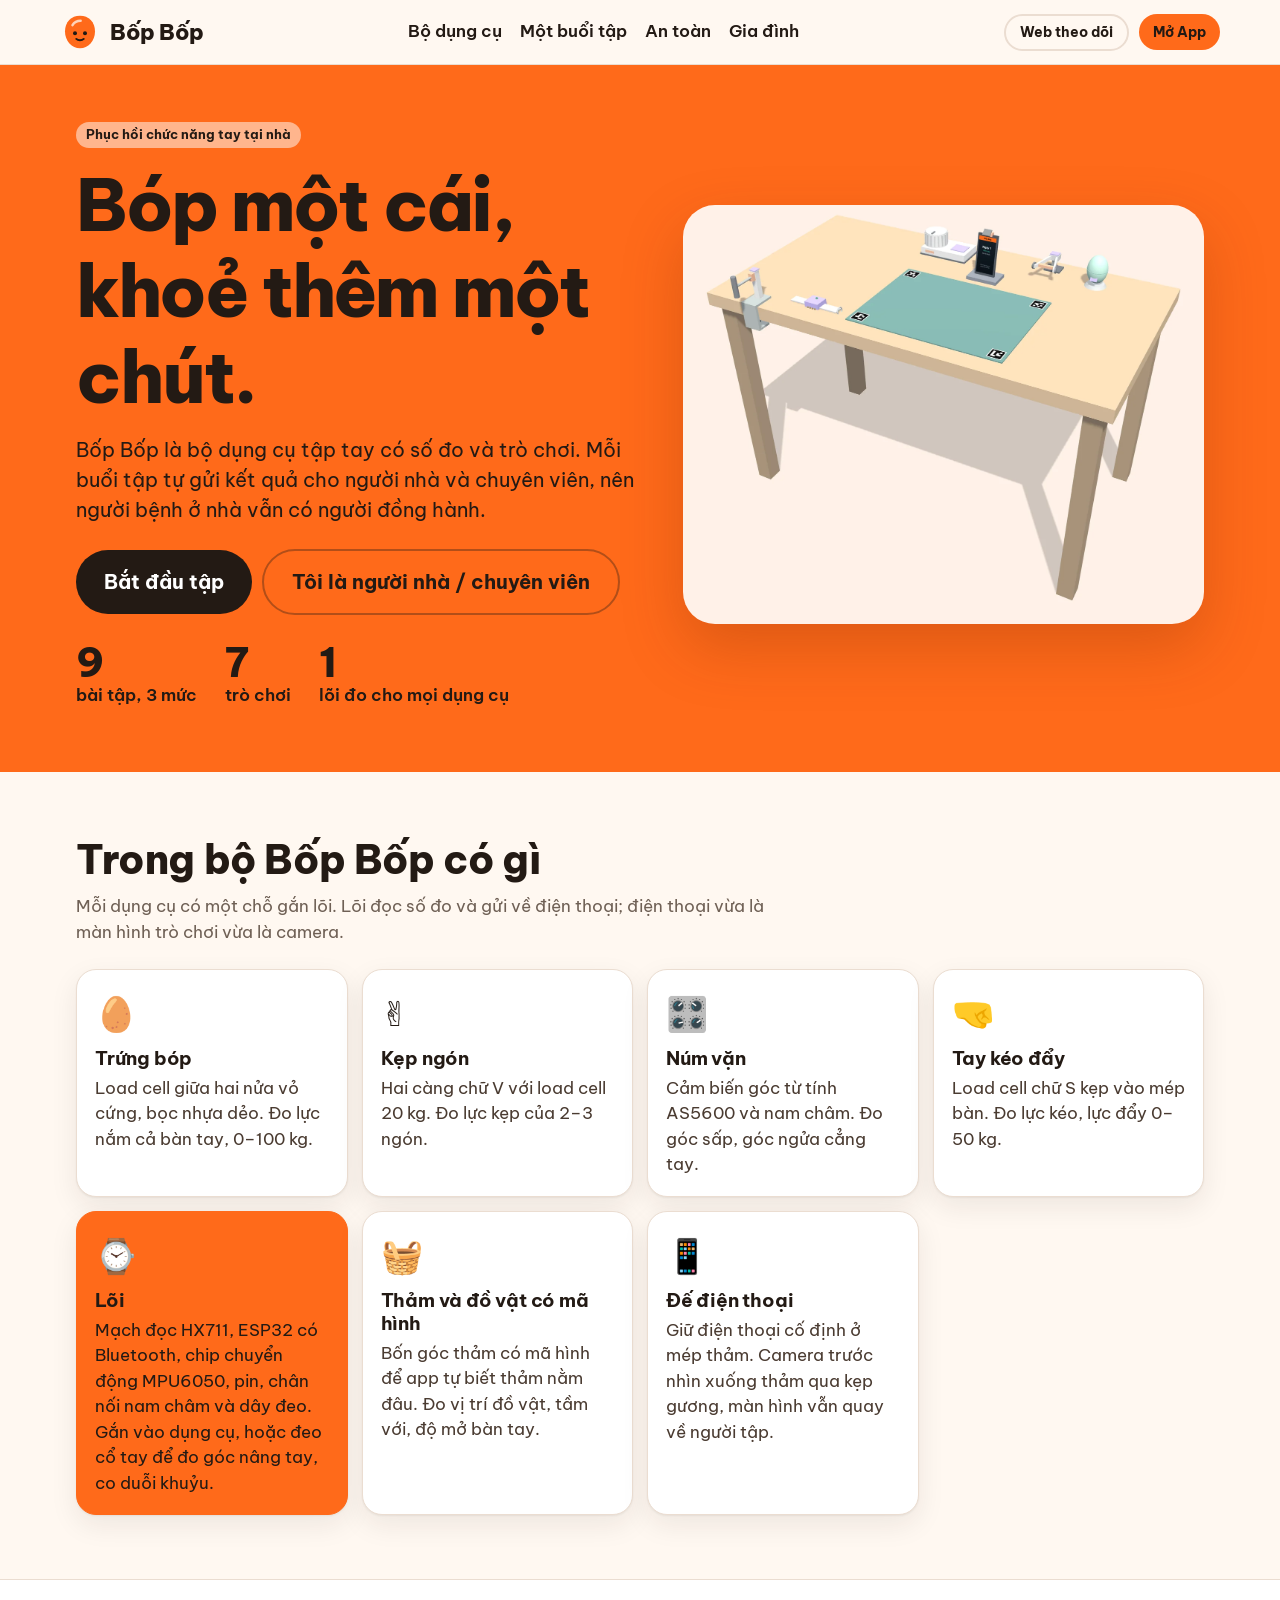
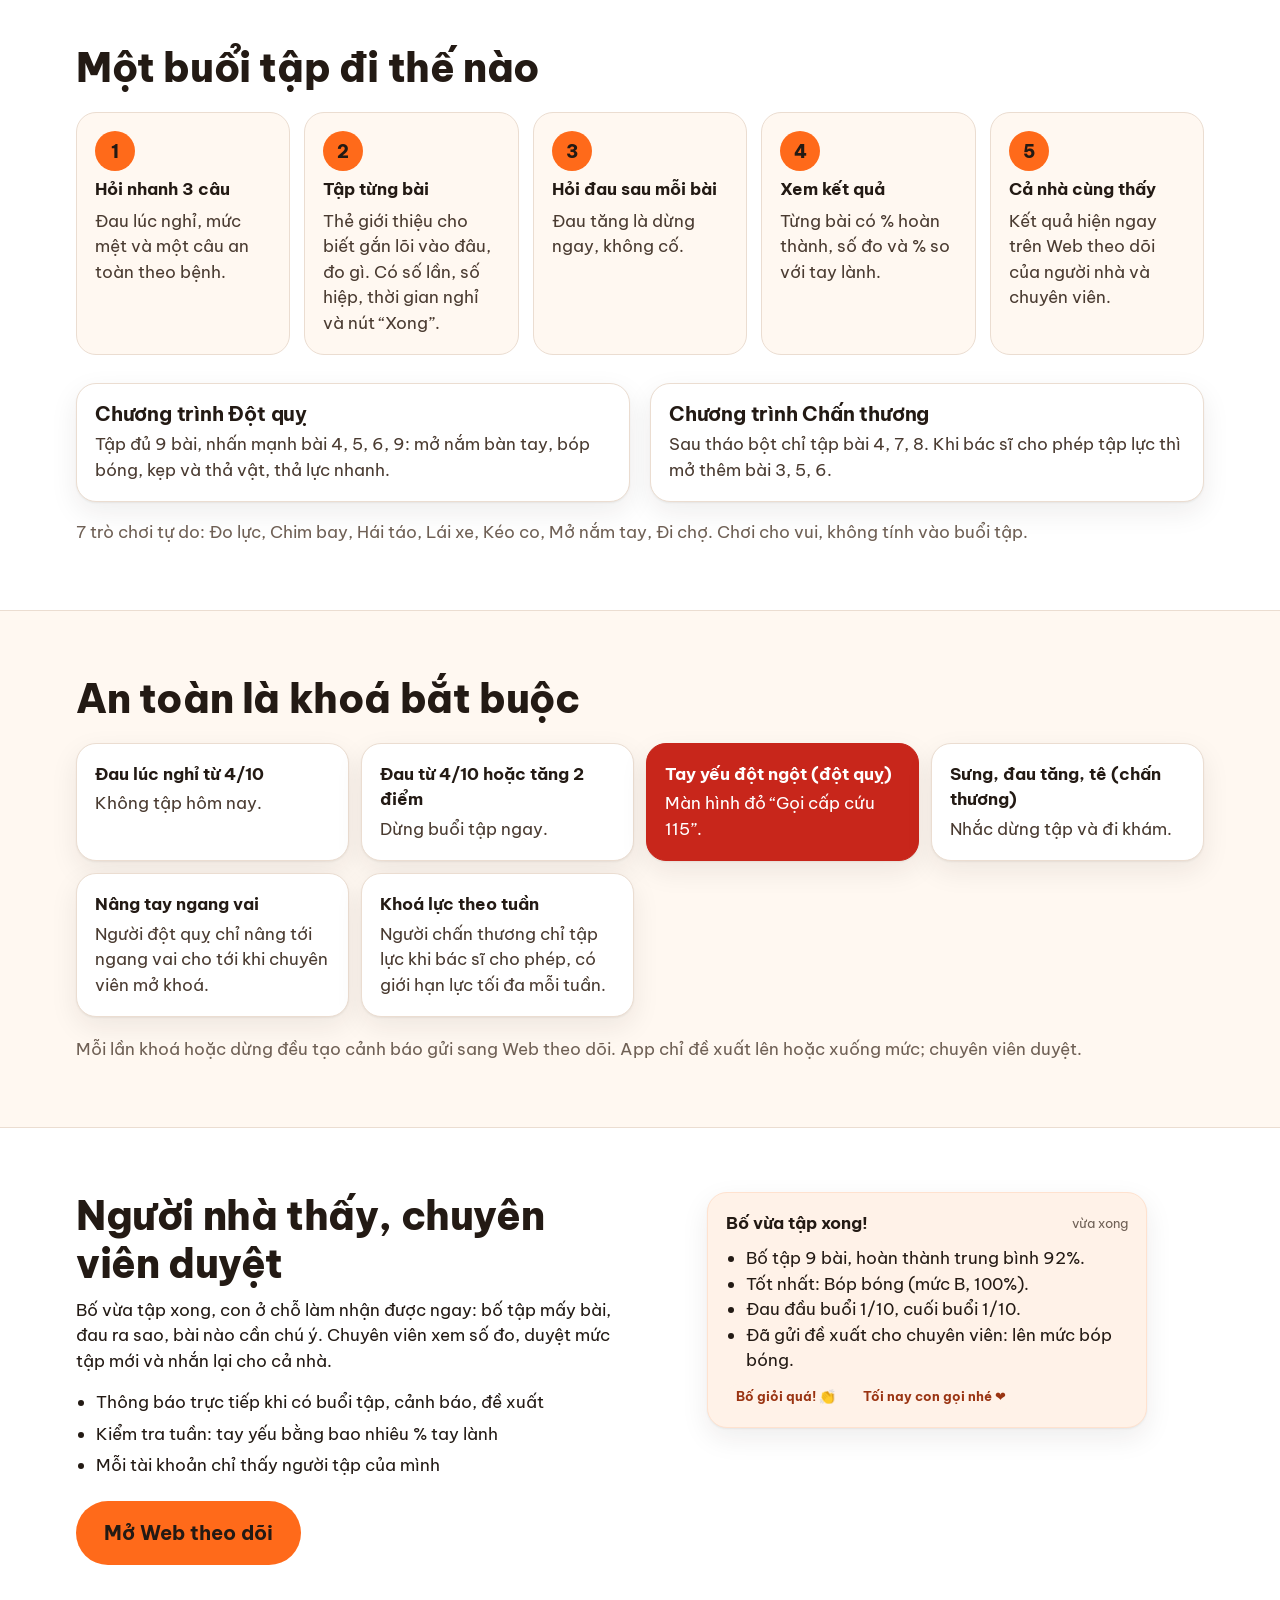
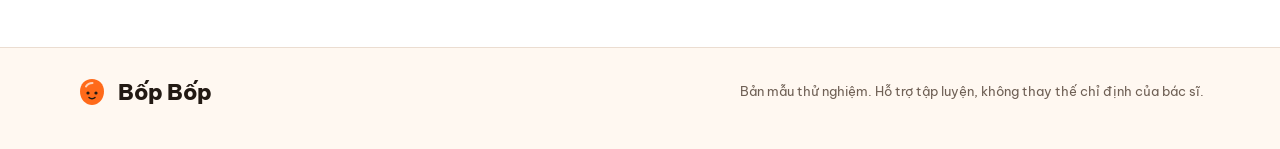
<file: static/index.html>
<!doctype html>
<html lang="vi">
<head>
<meta charset="utf-8">
<meta name="viewport" content="width=device-width, initial-scale=1">
<meta name="theme-color" content="#FF6A1A">
<title>Bốp Bốp – Bộ tập tay tại nhà</title>
<meta name="description" content="Bốp Bốp: bộ dụng cụ tập phục hồi chức năng tay tại nhà, có số đo, có trò chơi, và cả nhà cùng theo dõi.">
<link rel="icon" href="icon.svg" type="image/svg+xml">
<link rel="preconnect" href="https://fonts.googleapis.com">
<link rel="preconnect" href="https://fonts.gstatic.com" crossorigin>
<link rel="stylesheet" href="https://fonts.googleapis.com/css2?family=Be+Vietnam+Pro:wght@400;500;600;700;800&amp;display=swap">
<link rel="stylesheet" href="style.css">
<link rel="stylesheet" href="landing.css">
</head>
<body class="landing">
<header class="lhead">
  <a class="brand" href="./"><img src="icon.svg" alt="" width="40" height="40">Bốp Bốp</a>
  <nav class="lnav" aria-label="Mục">
    <a href="#bo">Bộ dụng cụ</a><a href="#tap">Một buổi tập</a><a href="#an-toan">An toàn</a><a href="#gia-dinh">Gia đình</a>
  </nav>
  <div class="row"><a class="btn ghost sm" href="web.html">Web theo dõi</a><a class="btn sm" href="app.html">Mở App</a></div>
</header>

<section class="hero">
  <div class="hero-in">
    <div class="hero-txt">
      <span class="tag">Phục hồi chức năng tay tại nhà</span>
      <h1>Bóp một cái,<br>khoẻ thêm một chút.</h1>
      <p class="lead">Bốp Bốp là bộ dụng cụ tập tay có số đo và trò chơi. Mỗi buổi tập tự gửi kết quả cho người nhà và chuyên viên, nên người bệnh ở nhà vẫn có người đồng hành.</p>
      <div class="row">
        <a class="btn big dark" href="app.html">Bắt đầu tập</a>
        <a class="btn big ghost" href="web.html">Tôi là người nhà / chuyên viên</a>
      </div>
      <div class="facts">
        <div><b>9</b><span>bài tập, 3 mức</span></div>
        <div><b>7</b><span>trò chơi</span></div>
        <div><b>1</b><span>lõi đo cho mọi dụng cụ</span></div>
      </div>
    </div>
    <img class="hero-art" src="hero-table.webp" width="1400" height="1129" alt="Bộ Bốp Bốp trên bàn tập: tay kéo đẩy kẹp mép bàn, lõi đeo tay, thảm có mã hình ở bốn góc, núm vặn, điện thoại trên đế, kẹp ngón và trứng bóp">
  </div>
</section>

<section class="sec" id="bo">
  <h2>Trong bộ Bốp Bốp có gì</h2>
  <p class="lead mute">Mỗi dụng cụ có một chỗ gắn lõi. Lõi đọc số đo và gửi về điện thoại; điện thoại vừa là màn hình trò chơi vừa là camera.</p>
  <div class="kit">
    <article class="card"><div class="ki">🥚</div><h3>Trứng bóp</h3><p>Load cell giữa hai nửa vỏ cứng, bọc nhựa dẻo. Đo lực nắm cả bàn tay, 0–100 kg.</p></article>
    <article class="card"><div class="ki">✌️</div><h3>Kẹp ngón</h3><p>Hai càng chữ V với load cell 20 kg. Đo lực kẹp của 2–3 ngón.</p></article>
    <article class="card"><div class="ki">🎛️</div><h3>Núm vặn</h3><p>Cảm biến góc từ tính AS5600 và nam châm. Đo góc sấp, góc ngửa cẳng tay.</p></article>
    <article class="card"><div class="ki">🤜</div><h3>Tay kéo đẩy</h3><p>Load cell chữ S kẹp vào mép bàn. Đo lực kéo, lực đẩy 0–50 kg.</p></article>
    <article class="card bopcard"><div class="ki">⌚</div><h3>Lõi</h3><p>Mạch đọc HX711, ESP32 có Bluetooth, chip chuyển động MPU6050, pin, chân nối nam châm và dây đeo. Gắn vào dụng cụ, hoặc đeo cổ tay để đo góc nâng tay, co duỗi khuỷu.</p></article>
    <article class="card"><div class="ki">🧺</div><h3>Thảm và đồ vật có mã hình</h3><p>Bốn góc thảm có mã hình để app tự biết thảm nằm đâu. Đo vị trí đồ vật, tầm với, độ mở bàn tay.</p></article>
    <article class="card"><div class="ki">📱</div><h3>Đế điện thoại</h3><p>Giữ điện thoại cố định ở mép thảm. Camera trước nhìn xuống thảm qua kẹp gương, màn hình vẫn quay về người tập.</p></article>
  </div>
</section>

<section class="sec band" id="tap">
  <h2>Một buổi tập đi thế nào</h2>
  <ol class="steps">
    <li><b>Hỏi nhanh 3 câu</b><span>Đau lúc nghỉ, mức mệt và một câu an toàn theo bệnh.</span></li>
    <li><b>Tập từng bài</b><span>Thẻ giới thiệu cho biết gắn lõi vào đâu, đo gì. Có số lần, số hiệp, thời gian nghỉ và nút “Xong”.</span></li>
    <li><b>Hỏi đau sau mỗi bài</b><span>Đau tăng là dừng ngay, không cố.</span></li>
    <li><b>Xem kết quả</b><span>Từng bài có % hoàn thành, số đo và % so với tay lành.</span></li>
    <li><b>Cả nhà cùng thấy</b><span>Kết quả hiện ngay trên Web theo dõi của người nhà và chuyên viên.</span></li>
  </ol>
  <div class="two">
    <div class="card"><h3>Chương trình Đột quỵ</h3><p>Tập đủ 9 bài, nhấn mạnh bài 4, 5, 6, 9: mở nắm bàn tay, bóp bóng, kẹp và thả vật, thả lực nhanh.</p></div>
    <div class="card"><h3>Chương trình Chấn thương</h3><p>Sau tháo bột chỉ tập bài 4, 7, 8. Khi bác sĩ cho phép tập lực thì mở thêm bài 3, 5, 6.</p></div>
  </div>
  <p class="mute">7 trò chơi tự do: Đo lực, Chim bay, Hái táo, Lái xe, Kéo co, Mở nắm tay, Đi chợ. Chơi cho vui, không tính vào buổi tập.</p>
</section>

<section class="sec" id="an-toan">
  <h2>An toàn là khoá bắt buộc</h2>
  <div class="safe">
    <div class="card"><b>Đau lúc nghỉ từ 4/10</b><p>Không tập hôm nay.</p></div>
    <div class="card"><b>Đau từ 4/10 hoặc tăng 2 điểm</b><p>Dừng buổi tập ngay.</p></div>
    <div class="card red"><b>Tay yếu đột ngột (đột quỵ)</b><p>Màn hình đỏ “Gọi cấp cứu 115”.</p></div>
    <div class="card"><b>Sưng, đau tăng, tê (chấn thương)</b><p>Nhắc dừng tập và đi khám.</p></div>
    <div class="card"><b>Nâng tay ngang vai</b><p>Người đột quỵ chỉ nâng tới ngang vai cho tới khi chuyên viên mở khoá.</p></div>
    <div class="card"><b>Khoá lực theo tuần</b><p>Người chấn thương chỉ tập lực khi bác sĩ cho phép, có giới hạn lực tối đa mỗi tuần.</p></div>
  </div>
  <p class="mute">Mỗi lần khoá hoặc dừng đều tạo cảnh báo gửi sang Web theo dõi. App chỉ đề xuất lên hoặc xuống mức; chuyên viên duyệt.</p>
</section>

<section class="sec band" id="gia-dinh">
  <div class="two">
    <div>
      <h2>Người nhà thấy, chuyên viên duyệt</h2>
      <p class="lead">Bố vừa tập xong, con ở chỗ làm nhận được ngay: bố tập mấy bài, đau ra sao, bài nào cần chú ý. Chuyên viên xem số đo, duyệt mức tập mới và nhắn lại cho cả nhà.</p>
      <ul class="ticks"><li>Thông báo trực tiếp khi có buổi tập, cảnh báo, đề xuất</li><li>Kiểm tra tuần: tay yếu bằng bao nhiêu % tay lành</li><li>Mỗi tài khoản chỉ thấy người tập của mình</li></ul>
      <div class="row"><a class="btn big" href="web.html">Mở Web theo dõi</a></div>
    </div>
    <div class="card phonecard">
      <div class="row space"><b>Bố vừa tập xong!</b><span class="small mute">vừa xong</span></div>
      <ul><li>Bố tập 9 bài, hoàn thành trung bình 92%.</li><li>Tốt nhất: Bóp bóng (mức B, 100%).</li><li>Đau đầu buổi 1/10, cuối buổi 1/10.</li><li>Đã gửi đề xuất cho chuyên viên: lên mức bóp bóng.</li></ul>
      <div class="chips"><span class="tag">Bố giỏi quá! 👏</span><span class="tag">Tối nay con gọi nhé ❤️</span></div>
    </div>
  </div>
</section>

<footer class="lfoot">
  <div class="row space"><span class="brand"><img src="icon.svg" alt="" width="32" height="32">Bốp Bốp</span><span class="small mute">Bản mẫu thử nghiệm. Hỗ trợ tập luyện, không thay thế chỉ định của bác sĩ.</span></div>
</footer>
</body>
</html>
</file>
<file: static/style.css>
/* Bốp Bốp – màu đặc trưng: Cam Bốp #FF6A1A.
   Cam là nền nút, khối nhấn, vòng tiến độ; chữ trên nền cam luôn là màu mực (tương phản 6:1).
   Chữ cam trên nền sáng dùng cam đậm #C2410C. Cảnh báo dùng vàng/đỏ riêng để không lẫn với màu thương hiệu. */
:root{
  --bop:#FF6A1A; --bop-d:#C2410C; --bop-dd:#9A3412; --bop-s:#FFE2CF; --bop-ss:#FFF2E8;
  --ink:#231A14; --ink-2:#4A3B31; --mute:#6F6055; --line:#EBDDD1; --paper:#FFF8F1; --card:#FFFFFF;
  --ok:#1E7F50; --ok-s:#DDF3E7; --warn-ink:#6B4A00; --warn-s:#FFF3C4; --bad:#C8261B; --bad-s:#FDE4E1; --core:#6E4FF0; --core-s:#ECE7FF;
  --r:20px; --r-s:12px; --sh:0 1px 2px rgba(35,26,20,.06),0 10px 28px rgba(35,26,20,.08);
  --font:"Be Vietnam Pro","Segoe UI",system-ui,-apple-system,Roboto,"Helvetica Neue",Arial,sans-serif;
}
*{box-sizing:border-box}
[hidden]{display:none!important}
html{-webkit-text-size-adjust:100%}
body{margin:0;background:var(--paper);color:var(--ink);font-family:var(--font);font-size:16px;line-height:1.5;overflow-x:hidden}
a{color:var(--bop-d)}
h1,h2,h3,h4{margin:0;line-height:1.2;letter-spacing:-.01em}
p{margin:0}
button,input,select,textarea{font:inherit;color:inherit}
:focus-visible{outline:3px solid var(--bop-d);outline-offset:2px;border-radius:6px}
.mute{color:var(--mute)}
.small{font-size:13px}
.row{display:flex;gap:10px;align-items:center;flex-wrap:wrap}
.col{display:flex;flex-direction:column;gap:12px}
.grow{flex:1;min-width:0}
.space{justify-content:space-between}
.center{text-align:center}

/* nút */
.btn{display:inline-flex;align-items:center;justify-content:center;gap:8px;min-height:48px;padding:12px 20px;border-radius:999px;border:0;
  background:var(--bop);color:var(--ink);font-weight:700;cursor:pointer;text-decoration:none;transition:transform .08s,filter .15s;touch-action:manipulation}
.btn:hover{filter:brightness(1.05)}
.btn:active{transform:translateY(1px)}
.btn:disabled{background:#E8DDD4;color:#9A8B80;cursor:not-allowed;filter:none}
.btn.ghost{background:transparent;border:2px solid var(--line)}
.btn.ghost:hover{border-color:var(--bop)}
.btn.dark{background:var(--ink);color:#fff}
.btn.soft{background:var(--bop-s);color:var(--bop-dd)}
.btn.danger{background:var(--bad);color:#fff}
.btn.okb{background:var(--ok);color:#fff}
.btn.big{min-height:64px;font-size:20px;padding:16px 28px}
.btn.block{width:100%}
.btn.sm{min-height:36px;padding:6px 14px;font-size:14px}
.linkbtn{background:none;border:0;color:var(--bop-d);font-weight:700;cursor:pointer;padding:6px}

/* thẻ */
.card{background:var(--card);border:1px solid var(--line);border-radius:var(--r);padding:18px;box-shadow:var(--sh)}
.card.flat{box-shadow:none}
.card.bop{background:var(--bop);border-color:var(--bop);color:var(--ink)}
.card.tint{background:var(--bop-ss);border-color:var(--bop-s);box-shadow:none}
.tag{display:inline-flex;align-items:center;gap:6px;padding:3px 10px;border-radius:999px;font-size:13px;font-weight:700;background:var(--bop-ss);color:var(--bop-dd);white-space:nowrap}
.tag.ok{background:var(--ok-s);color:var(--ok)}
.tag.warn{background:var(--warn-s);color:var(--warn-ink)}
.tag.bad{background:var(--bad-s);color:var(--bad)}
.tag.core{background:var(--core-s);color:var(--core)}
.tag.gray{background:#F1EAE3;color:var(--mute)}
.lv{display:inline-grid;place-items:center;width:32px;height:32px;border-radius:10px;background:var(--ink);color:#fff;font-weight:800}
.notice{border-radius:var(--r-s);padding:12px 14px;background:var(--warn-s);color:var(--warn-ink);font-weight:600}
.notice.bad{background:var(--bad-s);color:var(--bad)}
.notice.ok{background:var(--ok-s);color:var(--ok)}

/* biểu mẫu */
label.f{display:flex;flex-direction:column;gap:6px;font-weight:600}
.inp{width:100%;min-height:48px;border:2px solid var(--line);border-radius:14px;padding:10px 14px;background:#fff}
.inp:focus{border-color:var(--bop);outline:none}
.seg{display:flex;flex-wrap:wrap;gap:6px}
.seg button{min-width:44px;min-height:44px;border-radius:12px;border:2px solid var(--line);background:#fff;font-weight:700;cursor:pointer}
.seg button[aria-pressed="true"]{background:var(--bop);border-color:var(--bop)}
.seg.pain button[data-v="4"],.seg.pain button[data-v="5"],.seg.pain button[data-v="6"]{border-color:#F3D27A}
.seg.pain button[data-v="7"],.seg.pain button[data-v="8"],.seg.pain button[data-v="9"],.seg.pain button[data-v="10"]{border-color:#F0A39C}
.switch{display:flex;align-items:center;justify-content:space-between;gap:12px;padding:12px 0;border-bottom:1px solid var(--line)}
.switch:last-child{border-bottom:0}
.toggle{position:relative;width:56px;height:32px;flex:0 0 auto;border-radius:999px;border:0;background:#D9CDC2;cursor:pointer}
.toggle::after{content:"";position:absolute;top:4px;left:4px;width:24px;height:24px;border-radius:50%;background:#fff;transition:left .15s}
.toggle[aria-checked="true"]{background:var(--bop)}
.toggle[aria-checked="true"]::after{left:28px}

/* bảng */
.tbl{width:100%;border-collapse:collapse;font-size:15px}
.tbl th{text-align:left;font-size:13px;color:var(--mute);font-weight:700;padding:8px 10px;border-bottom:2px solid var(--line)}
.tbl td{padding:10px;border-bottom:1px solid var(--line);vertical-align:top}
.tbl td.num,.tbl th.num{text-align:right;font-variant-numeric:tabular-nums}
.tblwrap{overflow-x:auto;-webkit-overflow-scrolling:touch}

/* vòng tiến độ và thanh */
.ring{--p:0;width:88px;height:88px;border-radius:50%;display:grid;place-items:center;background:conic-gradient(var(--bop) calc(var(--p)*1%),#F1E6DC 0)}
.ring>span{width:68px;height:68px;border-radius:50%;background:#fff;display:grid;place-items:center;font-weight:800;font-size:20px}
.meter{height:10px;border-radius:999px;background:#F1E6DC;overflow:hidden}
.meter>i{display:block;height:100%;background:var(--bop);border-radius:999px}
.meter.ok>i{background:var(--ok)}

/* thông báo nổi */
.toasts{position:fixed;left:50%;top:14px;transform:translateX(-50%);z-index:100;display:flex;flex-direction:column;gap:8px;width:min(520px,calc(100vw - 24px))}
.toast{background:var(--ink);color:#fff;border-radius:14px;padding:12px 16px;font-weight:600;box-shadow:var(--sh);animation:tin .25s ease}
.toast.ok{background:var(--ok)} .toast.bad{background:var(--bad)} .toast.bopt{background:var(--bop);color:var(--ink)}
.toast.out{opacity:0;transform:translateY(-8px);transition:.3s}
@keyframes tin{from{opacity:0;transform:translateY(-8px)}to{opacity:1;transform:none}}

/* logo */
.brand{display:inline-flex;align-items:center;gap:10px;font-weight:800;font-size:22px;letter-spacing:-.02em;color:var(--ink);text-decoration:none}
.brand small{display:block;font-size:12px;font-weight:600;color:var(--mute);letter-spacing:0}

/* ---------------- App người tập (điện thoại trước tiên) */
.app{max-width:600px;margin:0 auto;min-height:100vh;padding:16px 16px 110px;font-size:18px}
.app .top{display:flex;align-items:center;justify-content:space-between;gap:10px;margin-bottom:14px}
.app h1{font-size:30px;font-weight:800}
.app h2{font-size:22px;font-weight:800}
.app .lead{font-size:18px;color:var(--ink-2)}
.nav{position:fixed;left:0;right:0;bottom:0;z-index:20;background:#fff;border-top:1px solid var(--line);display:flex;justify-content:center;padding:6px 6px calc(6px + env(safe-area-inset-bottom))}
.nav .in{display:flex;width:min(600px,100%)}
.nav button{flex:1;min-width:0;display:flex;flex-direction:column;align-items:center;gap:2px;border:0;background:none;padding:8px 2px;font-size:13px;font-weight:700;color:var(--mute);cursor:pointer;border-radius:12px}
.nav button .ic{font-size:22px;line-height:1}
.nav button[aria-current="page"]{color:var(--ink);background:var(--bop-ss)}
.hero-card{background:var(--bop);border-radius:28px;padding:22px;color:var(--ink);position:relative;overflow:hidden}
.hero-card::after{content:"";position:absolute;right:-40px;top:-40px;width:180px;height:180px;border-radius:50%;background:rgba(255,255,255,.18)}
.hero-card h2{font-size:26px}
.exlist{display:flex;flex-direction:column;gap:8px}
.exitem{display:flex;align-items:center;gap:12px;padding:12px 14px;border-radius:16px;background:#fff;border:1px solid var(--line)}
button.exitem{width:100%;text-align:left;cursor:pointer}
button.exitem:hover{border-color:var(--bop)}
.exitem .nm{font-weight:700}
.exitem .sub{font-size:14px;color:var(--mute)}
.exitem.locked{opacity:.65;background:#FBF6F1}
.exitem.done{border-color:#BFE5D0}
.week{display:grid;grid-template-columns:repeat(7,1fr);gap:6px}
.week div{display:flex;flex-direction:column;align-items:center;gap:4px;padding:8px 0;border-radius:14px;background:#fff;border:1px solid var(--line);font-size:13px;font-weight:700;color:var(--mute)}
.week div b{display:grid;place-items:center;width:30px;height:30px;border-radius:50%;background:#F1E6DC;color:var(--ink);font-size:14px}
.week div.done b{background:var(--bop)}
.week div.today{border-color:var(--bop);color:var(--ink)}
.q{display:flex;flex-direction:column;gap:10px;padding:16px 0;border-bottom:1px solid var(--line)}
.q:last-of-type{border-bottom:0}
.q .ql{font-weight:700;font-size:19px}
.yn{display:flex;gap:10px}
.yn button{flex:1;min-height:56px;border-radius:16px;border:2px solid var(--line);background:#fff;font-weight:800;font-size:18px;cursor:pointer}
.yn button[aria-pressed="true"]{background:var(--ink);color:#fff;border-color:var(--ink)}
.stage{background:#fff;border:1px solid var(--line);border-radius:24px;overflow:hidden}
.stage canvas{display:block;width:100%;height:auto;touch-action:none;cursor:pointer;background:var(--paper)}
.stagebar{display:flex;align-items:center;justify-content:space-between;gap:10px;padding:10px 14px;border-bottom:1px solid var(--line);font-weight:700;flex-wrap:wrap}
.count{font-size:28px;font-weight:800;font-variant-numeric:tabular-nums}
.ctrls{display:flex;gap:10px;padding:12px;flex-wrap:wrap}
.ctrls .btn{flex:1 1 140px}
.hold{user-select:none;-webkit-user-select:none;touch-action:none}
.hold.on{filter:brightness(.88);transform:translateY(1px)}
.keys{font-size:14px;color:var(--mute);padding:0 14px 12px}
.rest{position:absolute;inset:0;background:rgba(255,248,241,.95);display:flex;flex-direction:column;align-items:center;justify-content:center;gap:10px;z-index:2}
.rest .big{font-size:64px;font-weight:800;font-variant-numeric:tabular-nums}
.emergency{position:fixed;inset:0;z-index:50;background:var(--bad);color:#fff;display:flex;flex-direction:column;align-items:center;justify-content:center;gap:18px;padding:24px;text-align:center}
.emergency h1{font-size:44px;font-weight:800;color:#fff}
.emergency .num{font-size:96px;font-weight:800;line-height:1}
.emergency .words{font-size:26px;font-weight:700}
.emergency .btn{background:#fff;color:var(--bad);min-width:240px}
.emergency .btn.em-back{background:transparent;color:#fff;border:2px solid rgba(255,255,255,.75)}
.gamegrid{display:grid;grid-template-columns:repeat(2,minmax(0,1fr));gap:10px}
.game{display:flex;flex-direction:column;gap:6px;padding:16px;border-radius:20px;background:#fff;border:1px solid var(--line);cursor:pointer;text-align:left}
.game .gi{font-size:34px}
.game .gn{font-weight:800}
.game[disabled]{opacity:.55;cursor:not-allowed}
.msg{background:#fff;border:1px solid var(--line);border-radius:18px;padding:14px}
.msg .who{font-weight:800}
.msg ul{margin:6px 0 0;padding-left:20px;color:var(--ink-2)}
.msg.auto{border-color:var(--bop-s);background:var(--bop-ss)}
.msg.cv{border-color:#D6CCFF}

/* ---------------- Web theo dõi */
.web{display:grid;grid-template-columns:280px 1fr;min-height:100vh}
.side{background:#fff;border-right:1px solid var(--line);padding:18px;display:flex;flex-direction:column;gap:14px}
.main{padding:22px 26px 60px;min-width:0}
.plist{display:flex;flex-direction:column;gap:8px}
.pitem{display:flex;flex-direction:column;gap:4px;text-align:left;padding:12px 14px;border-radius:16px;border:1px solid var(--line);background:#fff;cursor:pointer}
.pitem[aria-current="true"]{border-color:var(--bop);background:var(--bop-ss)}
.pitem .pn{font-weight:800}
.tabs{display:flex;gap:4px;overflow-x:auto;border-bottom:2px solid var(--line);margin:16px 0 18px;scrollbar-width:none}
.tabs::-webkit-scrollbar{display:none}
.tabs button{flex:0 0 auto;border:0;background:none;padding:10px 14px;font-weight:700;color:var(--mute);cursor:pointer;border-bottom:3px solid transparent;margin-bottom:-2px;white-space:nowrap}
.tabs button[aria-selected="true"]{color:var(--ink);border-bottom-color:var(--bop)}
.tabs .cnt{display:inline-grid;place-items:center;min-width:20px;height:20px;padding:0 6px;border-radius:999px;background:var(--bad);color:#fff;font-size:12px;margin-left:6px}
.kpis{display:grid;grid-template-columns:repeat(auto-fit,minmax(170px,1fr));gap:12px}
.kpi .v{font-size:30px;font-weight:800;font-variant-numeric:tabular-nums}
.kpi .l{font-size:14px;color:var(--mute);font-weight:600}
.alert{display:flex;gap:12px;align-items:flex-start;padding:14px;border-radius:16px;border:1px solid var(--line);background:#fff}
.alert.high{border-color:#F3B4AE;background:#FFF5F4}
.alert.medium{border-color:#F3D27A;background:#FFFBEA}
.alert.done{opacity:.6}
.bell{position:relative}
.bell .dot{position:absolute;top:2px;right:2px;min-width:18px;height:18px;padding:0 4px;border-radius:999px;background:var(--bad);color:#fff;font-size:11px;font-weight:800;display:grid;place-items:center}
.feed{position:absolute;right:0;top:54px;width:min(380px,calc(100vw - 24px));max-height:70vh;overflow:auto;background:#fff;border:1px solid var(--line);border-radius:18px;box-shadow:var(--sh);z-index:30;padding:8px}
.feed .fi{display:block;width:100%;text-align:left;border:0;background:none;padding:10px;border-radius:12px;cursor:pointer}
.feed .fi:hover{background:var(--bop-ss)}
.webtop{display:flex;align-items:center;justify-content:space-between;gap:12px;flex-wrap:wrap}
.codes{display:flex;gap:10px;flex-wrap:wrap}
.code{font-family:ui-monospace,Consolas,monospace;font-size:20px;font-weight:800;letter-spacing:.12em;background:var(--ink);color:#fff;border-radius:10px;padding:4px 12px}
.bars{display:flex;flex-direction:column;gap:10px}
.barrow{display:grid;grid-template-columns:minmax(120px,200px) 1fr 70px;gap:10px;align-items:center;font-size:15px}
.barrow .meter{height:14px}
.chips{display:flex;gap:8px;flex-wrap:wrap}
.auth{max-width:440px;margin:6vh auto;padding:16px}
@media (max-width:860px){
  .web{grid-template-columns:1fr}
  .side{border-right:0;border-bottom:1px solid var(--line)}
  .main{padding:16px}
  .barrow{grid-template-columns:110px 1fr 56px}
}
@media (prefers-reduced-motion:reduce){*{animation:none!important;transition:none!important}}
</file>
<file: static/landing.css>
/* Trang giới thiệu Bốp Bốp */
.landing{font-size:17px}
.lhead{position:sticky;top:0;z-index:10;display:flex;align-items:center;justify-content:space-between;gap:12px;padding:12px max(16px,calc((100vw - 1160px)/2));background:rgba(255,248,241,.92);backdrop-filter:blur(8px);border-bottom:1px solid var(--line);flex-wrap:wrap}
.lnav{display:flex;gap:18px}
.lnav a{color:var(--ink);text-decoration:none;font-weight:600}
.lnav a:hover{color:var(--bop-d)}
.hero{background:var(--bop);overflow:hidden}
.hero-in{max-width:1160px;margin:0 auto;padding:56px 16px 64px;display:grid;grid-template-columns:1.05fr .95fr;gap:32px;align-items:center}
.hero h1{font-size:clamp(40px,6vw,72px);font-weight:800;letter-spacing:-.03em;margin:14px 0}
.hero .lead{font-size:20px;max-width:560px;margin-bottom:24px}
.hero .tag{background:rgba(255,255,255,.5);color:var(--ink)}
.hero .btn.ghost{border-color:rgba(35,26,20,.35)}
.hero-art{display:block;width:100%;height:auto;background:#FFF2E8;border-radius:32px;box-shadow:0 24px 60px rgba(120,40,0,.25)}
.facts{display:flex;gap:28px;margin-top:28px;flex-wrap:wrap}
.facts div{display:flex;flex-direction:column}
.facts b{font-size:40px;font-weight:800;line-height:1}
.facts span{font-weight:600}
.sec{max-width:1160px;margin:0 auto;padding:64px 16px}
.sec h2{font-size:clamp(28px,4vw,40px);font-weight:800;margin-bottom:10px}
.sec>.lead{margin-bottom:24px;max-width:720px}
.band{max-width:none;background:#fff;border-top:1px solid var(--line);border-bottom:1px solid var(--line)}
.band>*{max-width:1128px;margin-left:auto;margin-right:auto}
.kit{display:grid;grid-template-columns:repeat(auto-fit,minmax(240px,1fr));gap:14px}
.kit h3{font-size:19px;margin:8px 0 6px}
.kit p{color:var(--ink-2)}
.ki{font-size:34px}
.bopcard{background:var(--bop);border-color:var(--bop)}
.bopcard p{color:var(--ink)}
.steps{list-style:none;counter-reset:s;padding:0;margin:20px auto 28px;display:grid;grid-template-columns:repeat(5,1fr);gap:14px}
.steps li{counter-increment:s;background:var(--paper);border:1px solid var(--line);border-radius:20px;padding:18px;display:flex;flex-direction:column;gap:6px}
.steps li::before{content:counter(s);display:grid;place-items:center;width:40px;height:40px;border-radius:50%;background:var(--bop);font-weight:800;font-size:18px}
.steps span{color:var(--ink-2)}
.two{display:grid;grid-template-columns:1fr 1fr;gap:20px;align-items:start;margin-bottom:18px}
.two .card p{color:var(--ink-2);margin-top:6px}
.safe{display:grid;grid-template-columns:repeat(auto-fit,minmax(240px,1fr));gap:12px;margin:20px 0}
.safe p{color:var(--ink-2);margin-top:4px}
.safe .red{background:var(--bad);border-color:var(--bad);color:#fff}
.safe .red p{color:#fff}
.ticks{padding-left:20px;margin:16px 0 22px}
.ticks li{margin:6px 0}
.phonecard{background:var(--bop-ss);border-color:var(--bop-s);max-width:440px;justify-self:center}
.phonecard ul{padding-left:20px;margin:10px 0}
.lfoot{max-width:1160px;margin:0 auto;padding:28px 16px 40px}
@media (max-width:860px){
  .hero-in,.two{grid-template-columns:1fr}
  .steps{grid-template-columns:repeat(auto-fit,minmax(200px,1fr))}
  .lnav{display:none}
  .hero-in{padding-top:32px}
}
</file>
